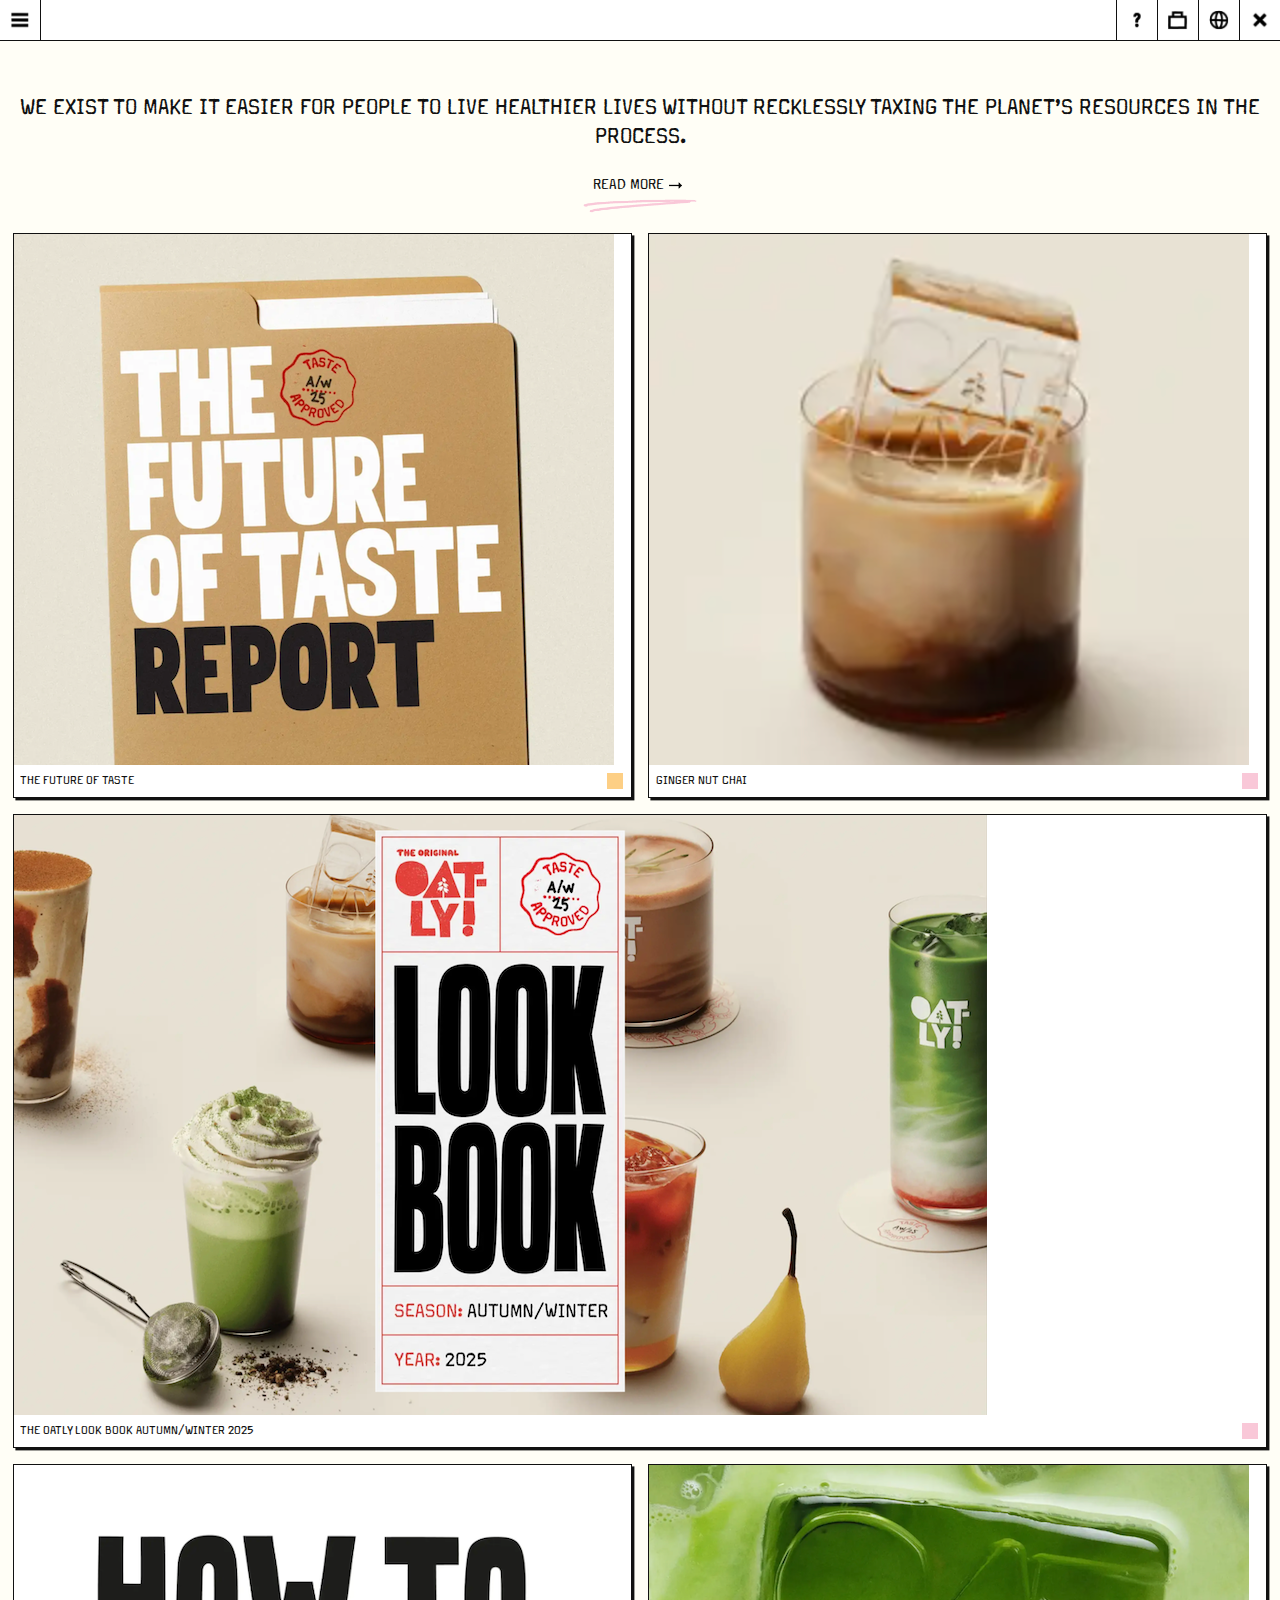
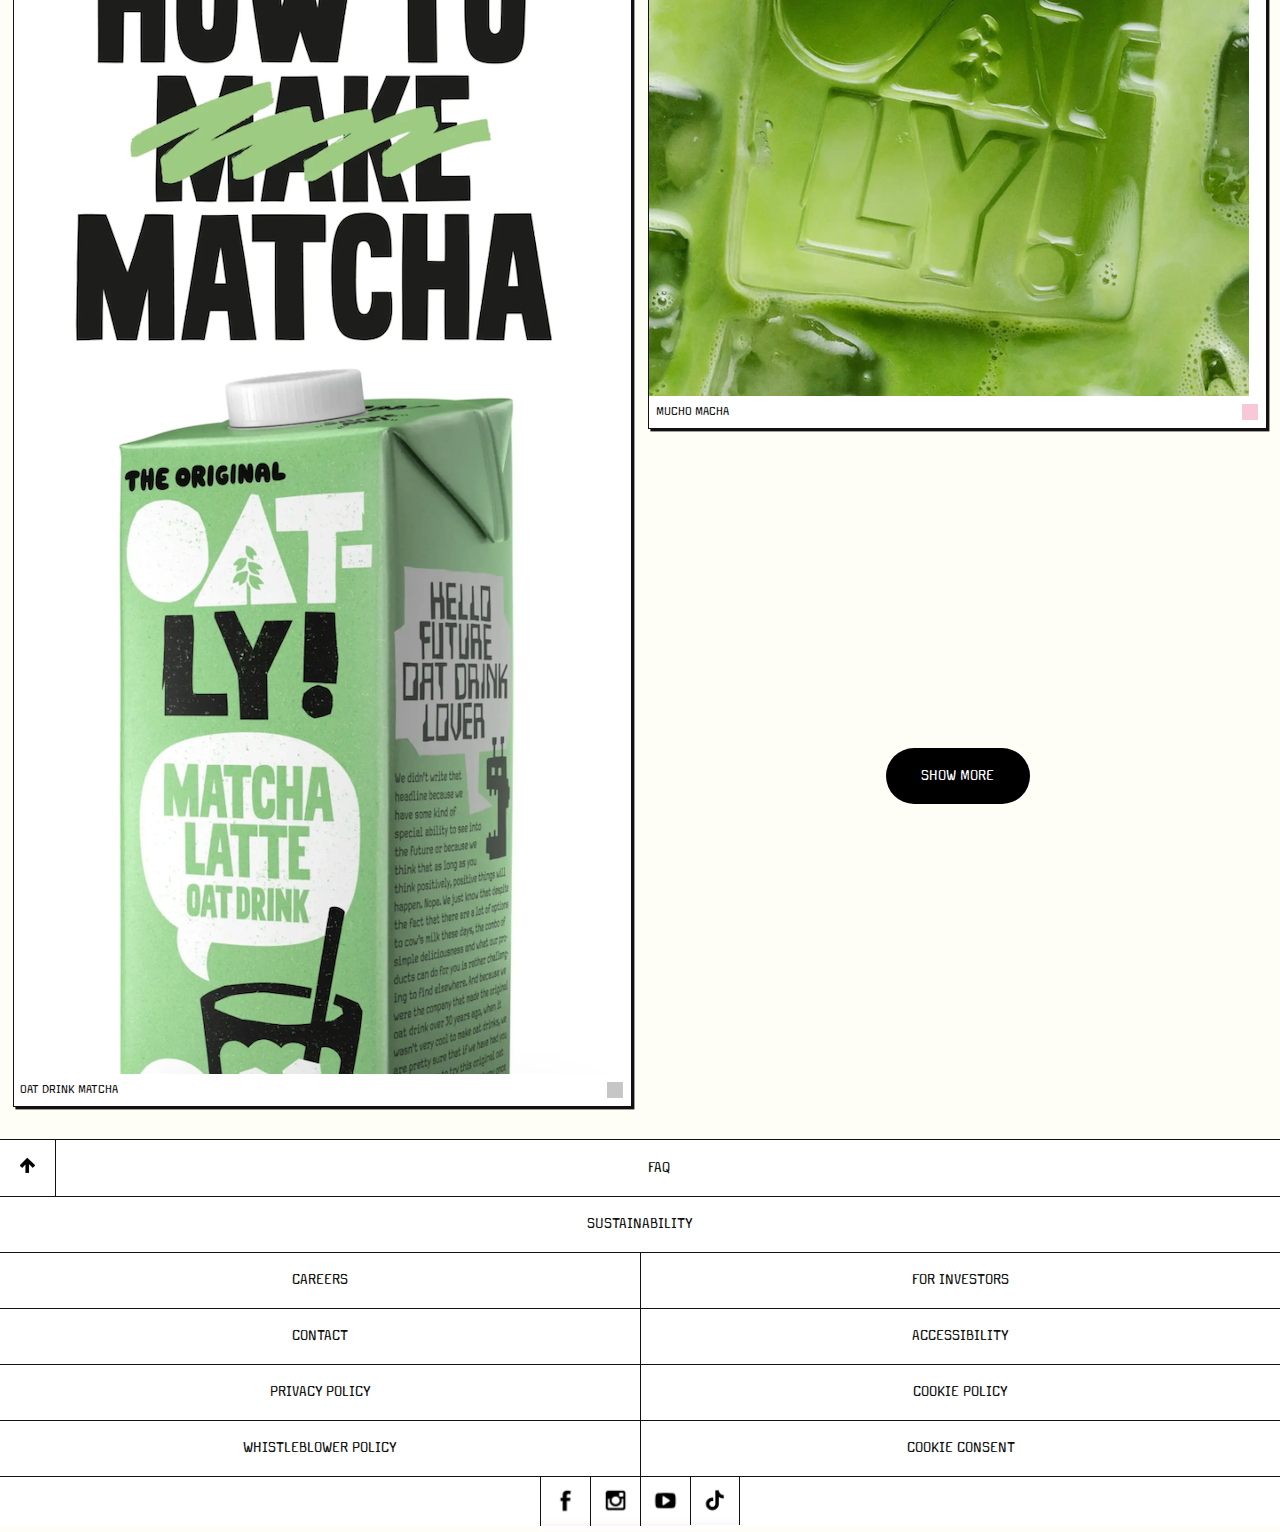
<file: index.html>
<!DOCTYPE html>
<html lang="nl">
	
<head>
	<meta charset="UTF-8">
	<meta name="author" content="Eva">
	<meta name="viewport" content="width=device-width, initial-scale=1">
	
	<title>Home</title>

	<link href="styles/style_algemeen.css" rel="stylesheet">
	<link href="styles/style_home.css" rel="stylesheet">

	<link rel="icon" type="image/svg+xml" href="images/favicon.svg">
</head>

<body>
	<header>
		<ul>
			<!--menu button naar main nav voor mobiel-->
			<li><button><img src="images/Button_menu.png" alt="Menu"></button></li>
			<li><a href="https://www.oatly.com/random-answers"><img src="images/Button_vraagteken.png" alt="Random answers"></a></li>
			<!--pup op met info-->
			<li><button><img src="images/Button_careers.png" alt="Careers"></button></li>
			<!--pop up taal kiezen-->
			<li><button><img src="images/Button_talen.png" alt="Languages"></button></li>
			<!--pop up naar andere pagina's-->
			<li><button><img src="images/Button_kruisje.png" alt="Annuleren"></button></li>
		</ul>
		<!--main nav-->
		<nav>
			<a href=index.html>Home</a>
			<a href="https://www.oatly.com/products">Products</a>
			<ul>
				<li><a href="https://www.oatly.com/products/oat-drink">Oat drink</a></li>
				<li><a href="https://www.oatly.com/products/chilled-oat-drink">Chilled oat drink</a></li>
				<li><a href="https://www.oatly.com/products/cooking">Cooking</a></li>
				<li><a href="https://www.oatly.com/products/oatgurt">Oatgurt</a></li>
				<li><a href="https://www.oatly.com/products">All products</a></li>
			</ul>
			<a href="https://www.oatly.com/recipes/look-book-autumn-winter-2025">Tastebuds</a>
			<ul>
				<li><a href="https://www.oatly.com/recipes/look-book-autumn-winter-2025">Look book a/w 25</a></li>
				<li><a href="https://www.oatly.com/recipes/look-book-spring-summer-2025">Look book s/s 25</a></li>
				<li><a href="https://www.oatly.com/things-we-do/initiatives/future-of-taste">Future of taste</a></li>
			</ul>
			<a href="https://www.oatly.com/things-we-do">News</a>
			<ul>
				<li><a href="https://www.oatly.com/things-we-do/stories/last-first-dates">Last first dates</a></li>
				<li><a href="https://www.oatly.com/things-we-do/stories/tastes-like-miami">Tastes like Miami</a></li>
				<li><a href="https://www.oatly.com/things-we-do/brainwashing/nespresso">Oatly x Nespresso</a></li>
				<li><a href="https://www.oatly.com/things-we-do/brainwashing/blind-test">How to do the blind taste test</a></li>
			</ul>
			<a href="https://www.oatly.com/sustainability">Sustainability</a>
			<ul>
				<li><a href="https://www.oatly.com/oatly-who">Oatly who?</a></li>
				<li><a href="https://www.oatly.com/oatly-who/sustainability-plan/sustainability-report">The oatly sustainability update 2024</a></li>
				<li><a href="https://www.oatly.com/oatly-who/sustainability-plan">Oatly's sustainability plan</a></li>
				<li><a href="https://www.oatly.com/oatly-who/sustainability-plan/climate-footprint-product-label">Product climate footprint</a></li>
			</ul>
			<a href="https://www.oatly.com/random-answers/17-facts-about-oatly-and-nutrition">Health</a>
		</nav>
	</header>
	<main>
		<h1>Welkom bij Oatly</h1>
		<section>
			<h2>We exist to make it easier for people to live healthier lives without recklessly taxing the planet's resources in the process.</h2>
			<a href="https://www.oatly.com/oatly-who">Read more
				<img src="images/Pijltje.png" alt="Pijl">
			</a>
			<img src="images/Doodle.png" alt="Lijn doodle">
		</section>
		<!--eerste deel artikelen-->
		<section>
			<a href="https://www.oatly.com/things-we-do/initiatives/future-of-taste">
				<h2>The future of taste</h2>
				<img src="images/Label_news.png" alt="News">
				<img src="images/Future_of_taste.png" alt="Folder met The Future of taste report">
			</a>			
		</section>
		<section>
			<a href="recept.html">
				<h2>Ginger nut chai</h2>
				<img src="images/Label_tastebuds.png" alt="Tastebuds">
				<img src="images/Ginger_nut_chai.png" alt="Glas met ginger nut chai">
			</a>
		</section>
		<section>
			<a href="https://www.oatly.com/recipes/look-book-autumn-winter-2025">
				<h2>The oatly look book autumn/winter 2025</h2>
				<img src="images/Label_tastebuds.png" alt="Tastebuds">
				<img src="images/The_oatly_look_book.png" alt="Drankjes uit het look book en 'look book' in grote letters">				
			</a>
		</section>
		<section>
			<a href="https://www.oatly.com/products/oat-drink/oat-drink-matcha-1l">
				<h2>Oat drink matcha</h2>
				<img src="images/Labels_products.png" alt="products">
				<img src="images/Oat_drink_matcha.png" alt="Oatly matcha latte smaak verpakkinge. 'how to make matcha' in grote letters en make doorstreept">				
			</a>
		</section>
		<section>
			<a href="https://www.oatly.com/recipes/look-book-autumn-winter-2025/mulled-cranberry-matcha-latte">
				<h2>Mucho macha</h2>
				<img src="images/Label_tastebuds.png" alt="Tastebuds">
				<img src="images/Mucho_macha.png" alt="ijsblokje met oatly letters in matcha">				
			</a>
		</section>
		<button>Show more</button>
		<!--tweede deel artikelen wordt zichtbaar als je op "show more" klikt-->
		<section>
			<a href="https://www.oatly.com/things-we-do/brainwashing/blind-test">
				<h2>Oatly blind taste test</h2>
				<img src="images/Label_news.png" alt="News">
				<img src="images/Oatly_blind_taste_test.png" alt="Persoon met doos over hun hoofd die duim opsteekt met woorden 'love is blind' ernaast">
			</a>
		</section>
		<section>
			<a href="https://www.oatly.com/random-answers/17-facts-about-oatly-and-nutrition">
				<h2>Small healthy book</h2>
				<img src="images/Label_health.png" alt="Health">
				<img src="images/Small_healthy_book.png" alt="illustratie van mns met een oatly pak vast en de woorden 'Get your fats straight!'">
			</a>
		</section>
		<section>
			<a href="https://www.oatly.com/products/oat-drink/oat-drink-barista-edition-1l">
				<h2>Oat drink barista edition</h2>
				<img src="images/Labels_products.png" alt="Products">
				<img src="images/Oat_drink_barista_edition.png" alt="liggend Oatly barista pak">
			</a>
		</section>
		<section>
			<a href="https://www.oatly.com/products/oat-drink/oat-drink-barista-popcorn-flavour">
				<h2>Oat drink barista popcorn flavour</h2>
				<img src="images/Labels_products.png" alt="Products">
				<img src="images/Oat_drink_barista_popcorn_flavour.png" alt="Pak Oatly barista popcorn smaak">
			</a>
		</section>
		<section>
			<a href="https://www.oatly.com/oatly-who">
				<h2>Oatly who?</h2>
				<img src="images/Labels_sustainability.png" alt="Sustainability">
				<img src="images/Oatly_who.png" alt="Illustratie melkpak silhouette met ogen en de woorden 'oatly who?'">
			</a>
		</section>
	</main>
	<footer>
		<nav>
			<ul>
				<!--button om naar boven te navigeren-->
				<li><button><img src="images/Icoon_pijl_omhoog.png" alt="scroll naar boven"></button></li>
				<li><a href="https://www.oatly.com/random-answers">FAQ</a></li>
				<li><a href="https://www.oatly.com/oatly-who/sustainability-plan/sustainability-report">Sustainability</a></li>
				<li><a href="https://careers.oatly.com">Careers</a></li>
				<li><a href="https://investors.oatly.com">For investors</a></li>
				<li><a href="https://www.oatly.com/contact">Contact</a></li>
				<li><a href="https://www.oatly.com/accessibility-statement">Accessibility</a></li>
				<li><a href="https://www.oatly.com/privacy-policy">Privacy policy</a></li>
				<li><a href="https://www.oatly.com/cookie-policy">Cookie policy</a></li>
				<li><a href="https://www.oatly.com/legal/whistleblower-policy">Whistleblower policy</a></li>
				<!--pop up cookie consent-->
				<li><button>Cookie consent</button></li>
			</ul>			
		</nav>
		<!--social media navigatie-->
		<nav>
			<ul>
				<li><a href="https://www.facebook.com/Oatly/">
						<img src="images/Icoon_facebook.png" alt="Oatly's Facebook">
					</a>
				</li>
				<li>
					<a href="https://www.instagram.com/oatly/">
						<img src="images/Icoon_instagram.png" alt="Oatly's Instagram">
					</a>
				</li>
				<li>
					<a href="https://www.youtube.com/user/oatlyab">
						<img src="images/Icoon_youtube.png" alt="Oatly's Youtube">
					</a>
				</li>
				<li><a href="https://www.tiktok.com/@oatly?lang=en">
					<img src="images/Icoon_tiktok.png" alt="Oatly's TikTok">
					</a>
				</li>
			</ul>
		</nav>
	</footer>
	

	<script defer src="scripts/script_algemeen.js"></script>
	<script defer src="scripts/script_home.js"></script>
</body>
	
</html>
</file>
<file: styles/style_algemeen.css>
/*********/
/* FONTS */
/*********/
/* later ongebruikte fonts verwijderen */
@font-face {
	font-family: "Magda";
	src: url(../Fonts/FFMagdaClean.woff);
}

@font-face {
	font-family: "Girdo";
	src: url(../Fonts/GirdoBlackPro-Regular.a40bd0fc.woff);
}

@font-face {
	font-family: "Bjorn";
	src: url(../Fonts/BjornSerifPro-Regular.5128ee31.woff);
}

@font-face {
	font-family: "Margo";
	src: url(../Fonts/MargoPro-Regular.adcdb6c7.woff);
}

@font-face {
	font-family: "Margo Bold";
	src: url(../Fonts/MargoPro-Bold.d0eee858\ \(1\).woff);
}


/**************/
/* CSS REMEDY */
/**************/
*, *::after, *::before {
  box-sizing:border-box;  
}





/*********************/
/* CUSTOM PROPERTIES */
/*********************/
:root {
	/* algemeen */
	--color-text:#111;
	--color-background-elements:#FFF;
	--color-background-home-menu:#EAF3F6; 
	--border-color:#111;

	/* home */
	--background-color-home: #fffef6;
	--button-color-show-more: #000; 
	--button-text-color-show-more: #FFF;

	/* recept */
	--color-text:#111;
	--color-heading:#E53E39;
	--color-text-details:#E53E39;
	--color-background-recept:#FFF;
	--border-color-recept:#E53E39;
	--border-color-2-recept: #C6C6C6; 
}






/****************/
/* JOUW STYLING */
/****************/
* {
	font-family: "Margo";
	text-decoration: none;
	color: var(--color-text);
	margin: 0;
}

header, footer * {
	text-transform: uppercase;
	font-weight: 400;
}

ul {
	list-style: none;
	padding: 0;
}

button {
	border-radius: 0%;
	border: 0;
	padding: 0;	
	font-size: initial;
}



/* header balk opmaak */
header > ul {
	display: flex;
	align-items: center;
	background-color: var(--color-background-elements);
	border-bottom: 0.08em solid var(--border-color);
}

header > ul li:first-of-type {
	margin-right: auto;
	border-right: 0.08em solid var(--border-color);
}

header > ul li:not(:first-of-type) {
	border-left: 0.08em solid var(--border-color);
}

header > ul li {
	height: 2.5em;
}

header button {
	height: 2.5em;
}

header img {
	font-size: initial;
	height: 2.5em;
}


/* menu opmaak */
header nav {
	display: flex;
	flex-direction: column;
	background-color: var(--color-background-elements);
}

header nav ul {
	padding-left: 6em;
	padding-bottom: 1em;
	list-style-image: url('../images/List_image.png');
}

header nav > a {
	padding: 1.2em 3em;
	border-top: 0.1em solid #000;
}

header nav > a:not(:first-child) {
	padding-top: 2.5em;
}

header nav li {
	padding: 0.7em 0;
}

header nav > a:first-of-type {
	background-color: var(--color-background-home-menu);
}

header nav:focus-within {
	translate: 0%;
}

/* hamburger menu */
header li:first-of-type button {
	position: relative;
	z-index: 100;
}

header:has(nav.toonMenu) li:first-of-type button img {
	content:url(../images/Button_kruisje.png)
}

header {
	position: sticky;
	top: 0;
}

header nav {
	position: fixed;
	left: 0;
	right: 0;
	top: 0;
	bottom: 0;

	translate: 100% 0%;

	padding-top: 2.5em;
	overflow-y: auto;
}

header nav.toonMenu {
	translate: 0% 0%;
}




/* footer opmaak */
footer {
	margin-top: 2em;
}

footer * {
	background-color: var(--color-background-elements);
}

footer nav:first-of-type img {
	width: 3.15em;
}

footer nav:first-of-type li {
	display: flex;
	justify-content: center;
	align-items: center;
	height: 3.5em;
}

footer nav:first-of-type li:not(:first-of-type, :nth-of-type(2)) {
	border-top: 0.08em solid var(--border-color);
}

footer nav:first-of-type {
	border-top: 0.08em solid var(--border-color);
}

footer nav:first-of-type li:nth-of-type(2n + 5) {
	border-left: 0.08em solid var(--border-color);
}

footer nav:first-of-type li:nth-of-type(1) {
	width: 3.5em;
	padding: 0;
	border-right: 0.08em solid var(--border-color);
}

footer nav:first-of-type li:nth-of-type(2) {
	width: fit-content;
}

footer nav:first-of-type ul {
	display: grid;
	grid-template-columns: 1fr 1fr;
}

footer nav:first-of-type li:nth-of-type(3) {
	grid-column: 1/-1;
}

footer nav:first-of-type a {
	text-align: center;
	padding: 0.5em;
}


/* social media nav */
footer nav:last-of-type ul {
	display: flex;
	justify-content: center;
	height: 3.125em;
}

footer nav:last-of-type img {
	width: 3.125em;
	border-left: 0.08em solid var(--border-color);
}

footer nav:last-of-type li:last-of-type img {
	border-right: 0.08em solid var(--border-color);
}

footer nav:last-of-type {
	border-top: 0.08em solid var(--border-color);
}
</file>
<file: styles/style_home.css>
/**************/
/* CSS REMEDY */
/**************/
*, *::after, *::before {
  box-sizing:border-box;  
}





/****************/
/* JOUW STYLING */
/****************/
body {
	background-color: var(--background-color-home);
}

main * {
	text-transform: uppercase;
	font-weight: 400;
	min-width: 0;
}

section:not(:first-of-type) * {
	background-color: var(--color-background-elements);
}

/* code overgenomen van Dave Rupert (2013) [https://www.a11yproject.com/posts/how-to-hide-content/]*/
h1:not(:focus):not(:active) {
	clip: rect(0 0 0 0);
	clip-path: inset(50%);
	/* height: 0.1rem;
	width: 0.1rem; */
	overflow: hidden;
	position: absolute;
	white-space: nowrap;
}


/* eerste section */
main section:first-of-type {
	text-align: center;
}

section:first-of-type {
	display: flex;
	flex-direction: column;
	align-items: center;
}

section:first-of-type h2 {
	padding: 1em 0;
}

section:first-of-type a {
	display: flex;
	align-items: center;
}

section:first-of-type a img {
	height: 0.8em;
	margin: 0.2em;
}

section:first-of-type > img {
	height: 1.4em;
	width: 7.5em;
}


/* grid kaarten */
main {
	display: grid;
	grid-template-columns: 1fr 1fr;
	/* grid-template-rows: 1.4fr 1fr 1.4fr repeat(6, 1fr); */
	/* grid-auto-rows: minmax(3em, auto); */
	grid-auto-rows: auto;
	gap: 1em;
	margin: 0.8em;
}

h1 { grid-area: 1 / 1 / 2 / 3; }
section:nth-of-type(1) { grid-area: 2 / 1 / 3 / 3; }
section:nth-of-type(2) { grid-area: 3 / 1 / 4 / 2; }
section:nth-of-type(3) { grid-area: 3 / 2 / 4 / 3; }
section:nth-of-type(4) { grid-area: 4 / 1 / 5 / 3; }
section:nth-of-type(5) { grid-area: 5 / 1 / 7 / 2; }
section:nth-of-type(6) { grid-area: 5 / 2 / 6 / 3; }
main button { grid-area: 6 / 2 / 7 / 3; }





/* scherm onder 350px - alles onder elkaar */
@media (max-width: 350px) {
	main > section, h1, main button {
		grid-area: unset !important;
	}
	
	main {
	  	grid-template-columns: 1fr;
	}
}


/* kaarten layout en opmaak */
section:not(:first-of-type) a {
	display: grid;
	grid-template-columns: 4fr 1fr;

	border: 0.08em solid var(--border-color);
	box-shadow: 0.15em 0.15em;
}

section:not(:first-of-type) a img:nth-of-type(2) {
	grid-column: 1 / -1;
	order: -1;
	max-width: 100%;
}

section:not(:first-of-type) a h2 {
	align-self: center;
	margin: 0.5em;
	font-size: small;
	white-space: nowrap;
	overflow: hidden;
	text-overflow: ellipsis;
}
  
section:not(:first-of-type) a img:first-of-type {
	justify-self: end;
	margin: 0.5em;
	width: 1em;
}



/* show more button functie */
main > button {
	color: var(--button-text-color-show-more);
	background-color: var(--button-color-show-more);

	height: 3.5em;
	width: 9em;
	border-radius: 3em;

	justify-self: center;
}

section:nth-of-type(n+7):nth-of-type(-n+11) {
	display: none;
}

.showMore section:nth-of-type(n+7):nth-of-type(-n+11) {
    display: grid;
}

/* grid na show more */
/* h1 { grid-area: 1 / 1 / 2 / 3; }
section:nth-of-type(1) { grid-area: 2 / 1 / 3 / 3; }
section:nth-of-type(2) { grid-area: 3 / 1 / 4 / 2; }
section:nth-of-type(3) { grid-area: 3 / 2 / 4 / 3; }
section:nth-of-type(4) { grid-area: 4 / 1 / 5 / 3; }
section:nth-of-type(5) { grid-area: 5 / 1 / 7 / 2; }
section:nth-of-type(6) { grid-area: 5 / 2 / 6 / 3; } */
.showMore section:nth-of-type(7) { grid-area: 7 / 1 / 8 / 2; }
.showMore section:nth-of-type(8) { grid-area: 6 / 2 / 8 / 3; }
.showMore section:nth-of-type(9) { grid-area: 8 / 1 / 9 / 3; }
.showMore section:nth-of-type(10) { grid-area: 9 / 1 / 11 / 2; }
.showMore section:nth-of-type(11) { grid-area: 9 / 2 / 10 / 3; }
</file>
